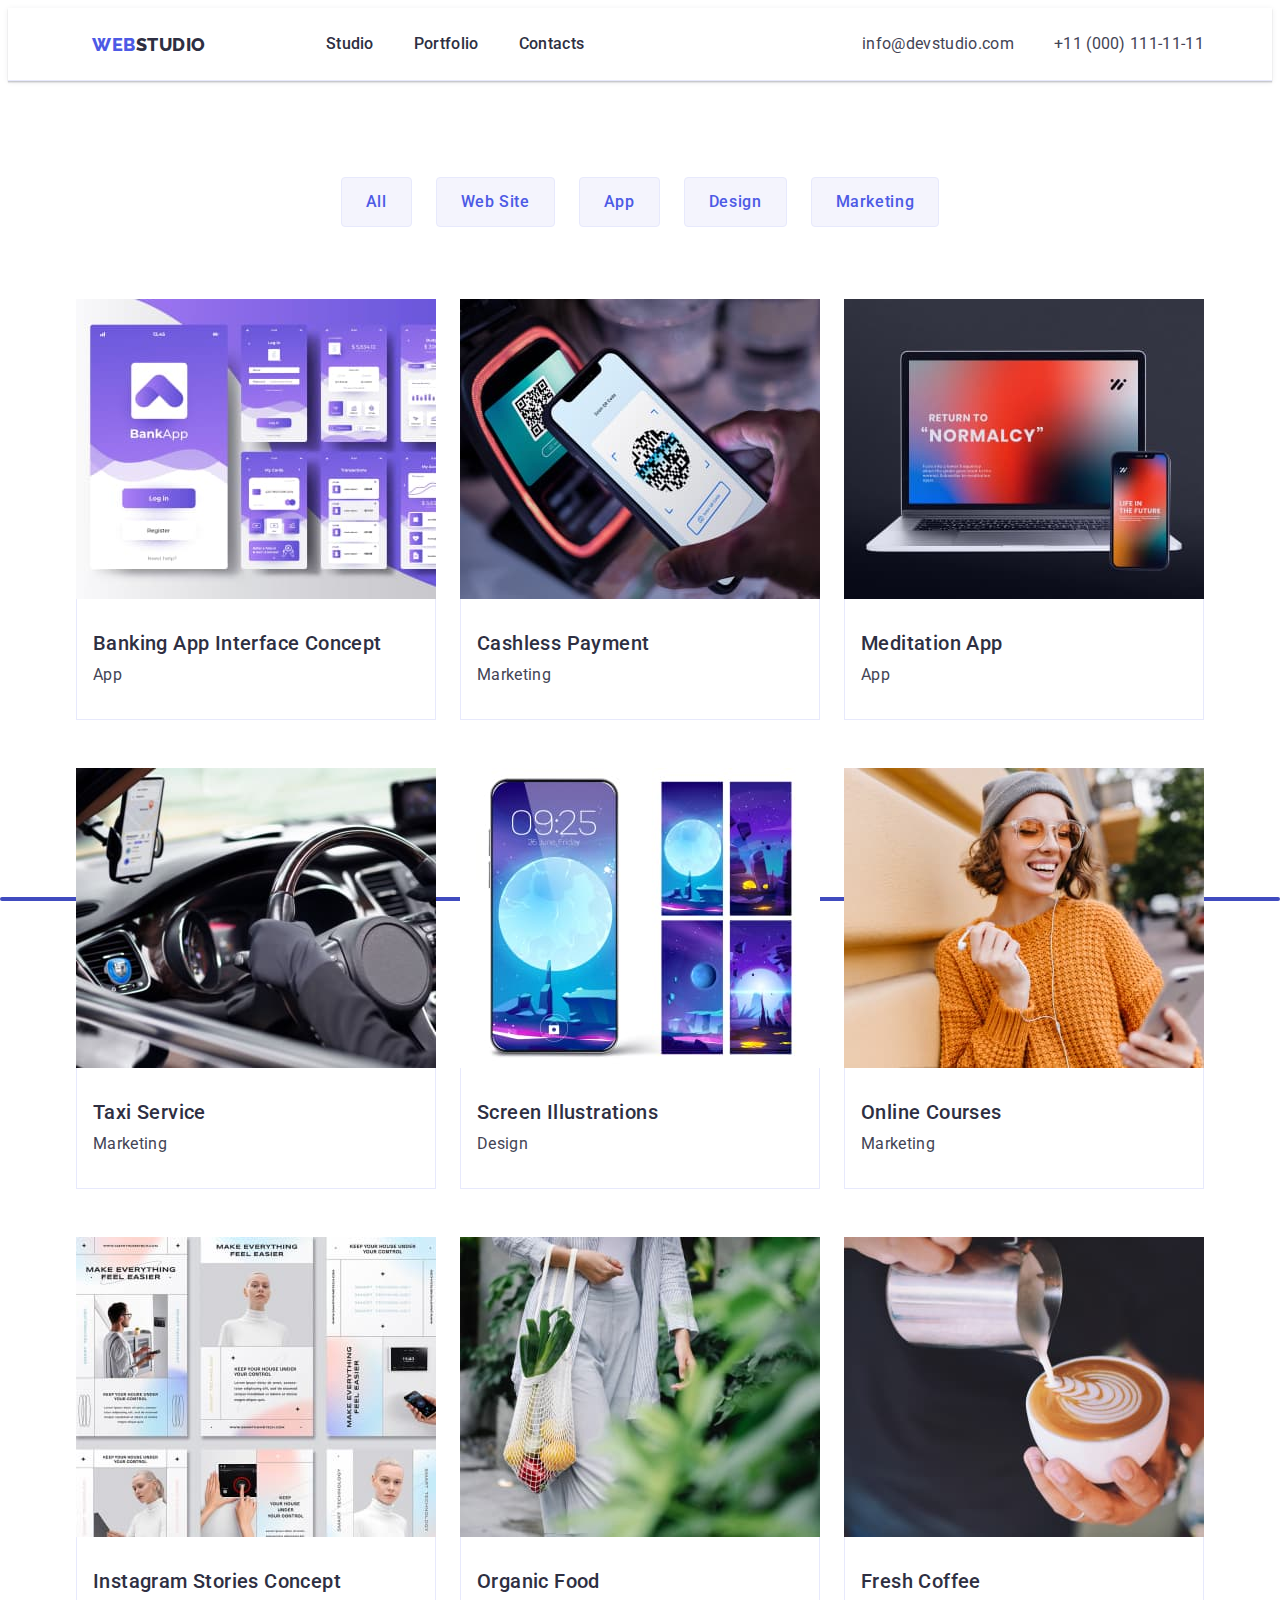
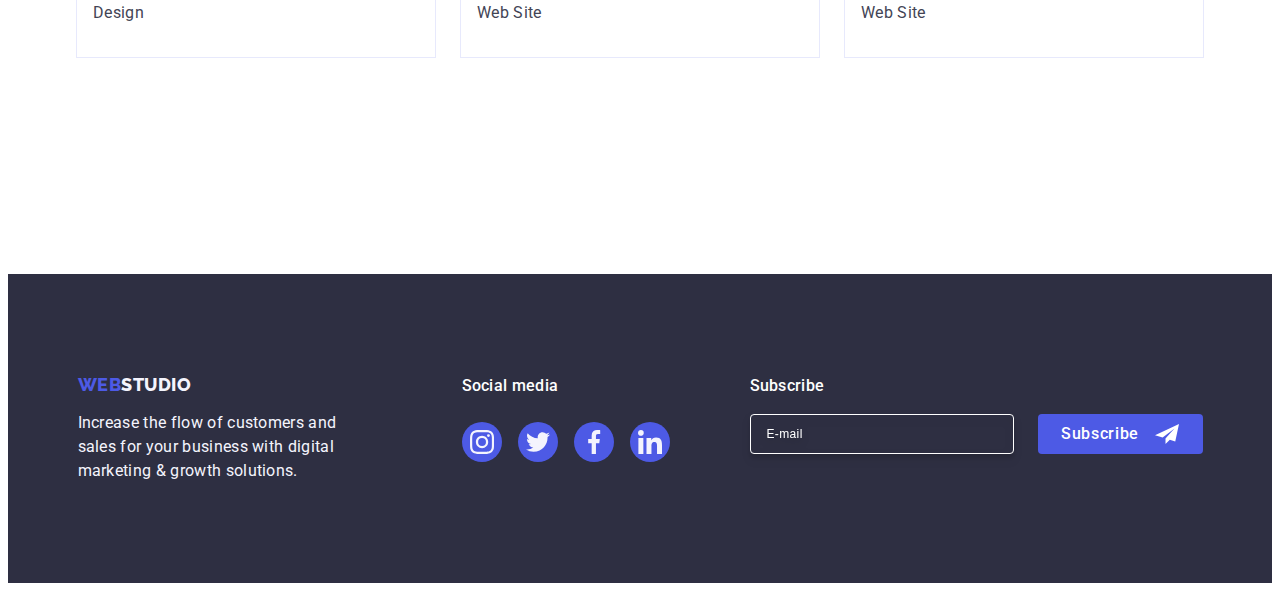
<file: portfolio.html>
<!DOCTYPE html>
<html lang="en">
  <head>
    <meta charset="UTF-8" />
    <meta http-equiv="X-UA-Compatible" content="IE=edge" />
    <meta
      name="viewport"
      content="width=
    , initial-scale=1.0"
    />
    <title>Portfolio</title>
    <link rel="preconnect" href="https://fonts.googleapis.com" />
    <link rel="preconnect" href="https://fonts.gstatic.com" crossorigin />
    <link
      href="https://fonts.googleapis.com/css2?family=Raleway:wght@800&family=Roboto:wght@400;500;700;900&display=swap"
      rel="stylesheet"
    />
    <link
      rel="stylesheet"
      href="https://cdnjs.cloudflare.com/ajax/libs/modern-normalize/1.1.0/modern-normalize.min.css"
      integrity="sha512-wpPYUAdjBVSE4KJnH1VR1HeZfpl1ub8YT/NKx4PuQ5NmX2tKuGu6U/JRp5y+Y8XG2tV+wKQpNHVUX03MfMFn9Q=="
      crossorigin="anonymous"
      referrerpolicy="no-referrer"
    />
    <link rel="stylesheet" href="./css/styles.css" />
  </head>
  <body>
    <!-- Header -->
    <header class="header">
      <div class="container">
        <nav class="header-nav">
          <a class="logo" href="index.html">Web<span class="logo-studio">Studio</span></a>
          <ul class="list">
            <li>
              <a class="header-link-menu link" href="index.html"> Studio</a>
            </li>
            <li>
              <a class="current header-link link" href="portfolio.html"> Portfolio</a>
            </li>
            <li>
              <a class="header-link link" href="index.html"> Contacts</a>
            </li>
          </ul>
        </nav>
        <!-- Contacts -->
        <address class="contacts">
          <ul class="list">
            <li>
              <a class="page-link link" href="mailto:info@devstudio.com">info@devstudio.com</a>
            </li>
            <li>
              <a class="page-link link" href="tel:+110001111111">+11 (000) 111-11-11</a>
            </li>
          </ul>
        </address>
      </div>
    </header>
    <main>
      <section class="portfolio-list">
        <div class="container">
          <h1 class="visually-hidden">portfolio</h1>
          <!-- Buttons -->
          <ul class="list-btn">
            <li class="portfolio-list-btn">
              <button type="button" class="btn-portfolio">All</button>
            </li>
            <li class="portfolio-list-btn">
              <button type="button" class="btn-portfolio">Web Site</button>
            </li>
            <li class="portfolio-list-btn">
              <button type="button" class="btn-portfolio">App</button>
            </li>
            <li class="portfolio-list-btn">
              <button type="button" class="btn-portfolio">Design</button>
            </li>
            <li class="portfolio-list-btn">
              <button type="button" class="btn-portfolio">Marketing</button>
            </li>
          </ul>
          <!-- Img-list -->
          <ul class="projects">
            <li class="projects-list">
              <a class="page-link link" href="portfolio.html">
                <div class="wrap-text">
                  <img
                    class="project-img"
                    src="./images/portfolio/section_1/img_1.jpg"
                    alt="Banking App Interface Concept"
                    width="360"
                  />
                  <p class="cover-text">
                    14 Stylish and User-Friendly App Design Concepts · Task Manager App · Calorie
                    Tracker App · Exotic Fruit Ecommerce App · Cloud Storage App
                  </p>
                </div>
                <div class="container-name">
                  <h2 class="title-make-portfolio">Banking App Interface Concept</h2>
                  <p class="text-features">App</p>
                </div>
              </a>
            </li>
            <li class="projects-list">
              <a class="page-link link" href="portfolio.html">
                <div class="wrap-text">
                  <img
                    class="project-img"
                    src="./images/portfolio/section_1/img_2.jpg"
                    alt="Cashless Payment"
                    width="360"
                  />
                  <p class="cover-text">
                    14 Stylish and User-Friendly App Design Concepts · Task Manager App · Calorie
                    Tracker App · Exotic Fruit Ecommerce App · Cloud Storage App
                  </p>
                </div>
                <div class="container-name">
                  <h2 class="title-make-portfolio">Cashless Payment</h2>
                  <p class="text-features">Marketing</p>
                </div>
              </a>
            </li>
            <li class="projects-list">
              <a class="page-link link" href="portfolio.html">
                <div class="wrap-text">
                  <img
                    class="project-img"
                    src="./images/portfolio/section_1/img_3.jpg"
                    alt="Meditaion App"
                    width="360"
                  />
                  <p class="cover-text">
                    14 Stylish and User-Friendly App Design Concepts · Task Manager App · Calorie
                    Tracker App · Exotic Fruit Ecommerce App · Cloud Storage App
                  </p>
                </div>
                <div class="container-name">
                  <h2 class="title-make-portfolio">Meditation App</h2>
                  <p class="text-features">App</p>
                </div>
              </a>
            </li>
            <li class="projects-list">
              <a class="page-link link" href="portfolio.html">
                <div class="wrap-text">
                  <img
                    class="project-img"
                    src="./images/portfolio/section_2/img_1.jpg"
                    alt="Taxi Service"
                    width="360"
                  />
                  <p class="cover-text">
                    14 Stylish and User-Friendly App Design Concepts · Task Manager App · Calorie
                    Tracker App · Exotic Fruit Ecommerce App · Cloud Storage App
                  </p>
                </div>
                <div class="container-name">
                  <h2 class="title-make-portfolio">Taxi Service</h2>
                  <p class="text-features">Marketing</p>
                </div>
              </a>
            </li>
            <li class="projects-list">
              <a class="page-link link" href="portfolio.html">
                <div class="wrap-text">
                  <img
                    class="project-img"
                    src="./images/portfolio/section_2/img_2.jpg"
                    alt="Screen Illustrations"
                    width="360"
                  />
                  <p class="cover-text">
                    14 Stylish and User-Friendly App Design Concepts · Task Manager App · Calorie
                    Tracker App · Exotic Fruit Ecommerce App · Cloud Storage App
                  </p>
                </div>
                <div class="container-name">
                  <h2 class="title-make-portfolio">Screen Illustrations</h2>
                  <p class="text-features">Design</p>
                </div>
              </a>
            </li>
            <li class="projects-list">
              <a class="page-link link" href="portfolio.html">
                <div class="wrap-text">
                  <img
                    class="project-img"
                    src="./images/portfolio/section_2/img_3.jpg"
                    alt="Online Courses"
                    width="360"
                  />
                  <p class="cover-text">
                    14 Stylish and User-Friendly App Design Concepts · Task Manager App · Calorie
                    Tracker App · Exotic Fruit Ecommerce App · Cloud Storage App
                  </p>
                </div>
                <div class="container-name">
                  <h2 class="title-make-portfolio">Online Courses</h2>
                  <p class="text-features">Marketing</p>
                </div>
              </a>
            </li>
            <li class="projects-list">
              <a class="page-link link" href="portfolio.html">
                <div class="wrap-text">
                  <img
                    class="project-img"
                    src="./images/portfolio/section_3/img_1.jpg"
                    alt="Instagram Stories Concept"
                    width="360"
                  />
                  <p class="cover-text">
                    14 Stylish and User-Friendly App Design Concepts · Task Manager App · Calorie
                    Tracker App · Exotic Fruit Ecommerce App · Cloud Storage App
                  </p>
                </div>
                <div class="container-name">
                  <h2 class="title-make-portfolio">Instagram Stories Concept</h2>
                  <p class="text-features">Design</p>
                </div>
              </a>
            </li>
            <li class="projects-list">
              <a class="page-link link" href="portfolio.html">
                <div class="wrap-text">
                  <img
                    class="project-img"
                    src="./images/portfolio/section_3/img_2.jpg"
                    alt="Organic Food"
                    width="360"
                  />
                  <p class="cover-text">
                    14 Stylish and User-Friendly App Design Concepts · Task Manager App · Calorie
                    Tracker App · Exotic Fruit Ecommerce App · Cloud Storage App
                  </p>
                </div>
                <div class="container-name">
                  <h2 class="title-make-portfolio">Organic Food</h2>
                  <p class="text-features">Web Site</p>
                </div>
              </a>
            </li>
            <li class="projects-list">
              <a class="page-link link" href="portfolio.html">
                <div class="wrap-text">
                  <img
                    class="project-img"
                    src="./images/portfolio/section_3/img_3.jpg"
                    alt="Fresh Coffee"
                    width="360"
                  />
                  <p class="cover-text">
                    14 Stylish and User-Friendly App Design Concepts · Task Manager App · Calorie
                    Tracker App · Exotic Fruit Ecommerce App · Cloud Storage App
                  </p>
                </div>
                <div class="container-name">
                  <h2 class="title-make-portfolio">Fresh Coffee</h2>
                  <p class="text-features">Web Site</p>
                </div>
              </a>
            </li>
          </ul>
        </div>
      </section>
    </main>
    <footer class="footer-info">
      <div class="footer-div container">
        <div class="footer-logo-text">
          <a class="footer-logo link" href="./index.html"
            >Web<span class="footer-link-logo-studio link">Studio</span></a
          >
          <p class="footer-text">
            Increase the flow of customers and sales for your business with digital marketing &
            growth solutions.
          </p>
        </div>
        <!-- Social Links -->
        <div class="footer-social-media">
          <p class="social-media-link">Social media</p>
          <ul class="footer-link-list list">
            <li class="social-link">
              <a class="social-link-icon" href="index.html">
                <svg class="footer-social-media" width="24" height="24">
                  <use href="./images/icons.svg#icon-instagram-2"></use>
                </svg>
              </a>
            </li>
            <li class="social-link">
              <a class="social-link-icon" href="index.html">
                <svg class="footer-social-media" width="24" height="24">
                  <use href="./images/icons.svg#icon-twitter-1"></use>
                </svg>
              </a>
            </li>
            <li class="social-link">
              <a class="social-link-icon" href="index.html">
                <svg class="footer-social-media" width="24" height="24">
                  <use href="/images/icons.svg#icon-facebook-1"></use>
                </svg>
              </a>
            </li>
            <li class="social-link">
              <a class="social-link-icon" href="index.html">
                <svg class="footer-social-media" width="24" height="24">
                  <use href="./images/icons.svg#icon-linkedin-1"></use>
                </svg>
              </a>
            </li>
          </ul>
        </div>

        <!-- Footer-input -->

        <div class="footer-bottom">
          <p class="footer-input-title">Subscribe</p>
          <form class="footer-form">
            <label class="footer-input-label">
              <input type="email" name="footer-mail" class="footer-input" placeholder="E-mail" />
            </label>
            <button type="submit" class="btn-input-footer">
              Subscribe
              <svg class="footer-btn-input" width="24" height="24">
                <use href="./images/icons.svg#icon-Frame-3"></use>
              </svg>
            </button>
          </form>
        </div>
      </div>
    </footer>
  </body>
</html>
</file>
<file: css/styles.css>
:root {
  --iris: #4d5ae5;
  --ocean: #404bbf;
  --navyblue: #2e2f42;
  --green: #31d0aa;
  --slate: #434455;
  --lightslate: #8e8f99;
  --cornflower: #e7e9fc;
  --cloud: #f4f4fd;
  --white: #fff;
  --modal-background: #FCFCFC;
  --navyblue-modal: rgba(46, 47, 66, 0.4);
  --weight400: 400;
  --weight500: 500;
  --weight700: 700;
  --weight800: 800;
}

body {
  font-family: 'Roboto', sans-serif;
  color: #434455;
  background-color: #FFFFFF;
}

h1,
h2,
h3,
h4,
h5,
h6,
p {
  margin: 0;
  padding: 0;
}

ul {
  margin: 0;
  padding-left: 0;
}

img {
  display: block;
  width: 100%;
}

.container {

  margin: 0 auto;
  padding: 0 15px;
}

@media screen and (min-width:428px) {
  .container {
    width: 428px;
  }
}

@media screen and (min-width:768px) {
  .container {
    width: 768px;
  }
}

@media screen and (min-width:1158px) {
  .container {
    width: 1158px;
  }

}

.link {
  text-decoration: none;
  font-style: normal;
  margin: 0;
}


.list {
  list-style: none;
  margin: 0;
  padding: 0;
}


*,
*::before,
*::after {
  box-sizing: border-box;
}

button {
  font-family: inherit;
  color: currentColor;
}

.visually-hidden {
  position: absolute;
  width: 1px;
  height: 1px;
  margin: -1px;
  border: 0;
  padding: 0;
  white-space: nowrap;
  clip-path: inset(100%);
  clip: rect(0 0 0 0);
  overflow: hidden;
}

/* Studio */
body {
  font-family: "Roboto", sans-serif;
  color: var(--basecolor);
  background-color: var(--white);
}

ul {
  list-style-type: none;
}

.header .container {
  display: flex;
  justify-content: space-between;
}

/* Header */
/* .header {
  background: var(--white, #fff);
  border-bottom: 1px solid #e7e9fc;
  box-shadow: 0px 2px 1px rgba(46, 47, 66, 0.08),
    0px 1px 1px rgba(46, 47, 66, 0.16), 0px 1px 6px rgba(46, 47, 66, 0.08);

} */

/* .header-nav {
  display: flex;
  align-items: center;

} */

.header-nav .list {
  display: none;
  gap: 40px;

}


address .list {
  display: flex;
  gap: 40px;
}

.logo {
  color: var(--iris);
  font-family: Raleway, sans-serif;
  font-size: 18px;
  font-weight: var(--weight800);
  line-height: 1.17;
  letter-spacing: 0.54px;
  text-transform: uppercase;
  text-decoration: none;
  margin: 25px 0 23px 16px;
  display: flex;
}

.logo-studio {
  color: var(--navyblue);

}

.footer-link-logo-studio {
  color: var(--cloud);
}

.list {
  list-style: none;
}

.header-link {
  color: var(--navyblue, #2E2F42);
  font-size: 16px;
  font-weight: 500;
  line-height: 24px;
  letter-spacing: 0.32px;
}

.header-link-contacts {
  color: var(--slate, #434455);
  font-size: 12px;
  font-weight: 400;
  line-height: 14px;
  letter-spacing: 0.48px;

}

.current::after {
  content: '';
  position: absolute;
  left: 0;
  bottom: -1px;
  height: 4px;
  background-color: #404bbf;
  border-radius: 2px;
  width: 100%;
}

.current-studio::after {
  content: '';
  position: absolute;
  left: 0;
  bottom: -1px;
  height: 4px;
  background-color: #404bbf;
  border-radius: 2px;
  width: 100%;
}

.header-link-menu {
  font-family: Roboto;
  font-size: 16px;
  font-style: normal;
  font-weight: 500;
  line-height: 24px;
  letter-spacing: 0.32px;
  position: relative;
  color: var(--navyblue, #2E2F42);
  transition: color 250ms cubic-bezier(0.4, 0, 0.2, 1);
  padding: 24px 0;
  margin-left: 120px;
}



.link {
  text-decoration: none;
}

.contacts .link {
  color: var(--slate);

}

.link:hover,
.link:focus {
  color: var(--ocean);
}

.contacts .list .link {
  font-weight: 400;
  transition: color 250ms cubic-bezier(0.4, 0, 0.2, 1);
}

.contacts {
  color: var(--slate);
  font-size: 16px;
  line-height: 1.5;
  letter-spacing: 0.32px;
  font-style: normal;
  display: none;
  align-content: flex-start;
  flex-shrink: 0;
  padding: 24px 0;
}

.mob-div {
  border: none;
}

.menu-open-btn {
  border: none;
  margin: 24px 16px;
  min-height: 24px;
  min-width: 24px;
  display: flex;
  align-items: center;
  justify-content: center;
  border-radius: 50%;
  background-color: var(--accent);
  border: 1px solid rgba(0, 0, 0, 0.1);
  margin: 0;
  padding: 0;
  background-color: transparent;
  cursor: pointer;
  border: none;
  border-radius: 50%;
  outline: none;
}

.menu-close-btn {
  border: none;
  display: flex;
  margin-left: auto;

  border-radius: 50%;
  background-color: var(--accent);
  border: 1px solid rgba(0, 0, 0, 0.1);


  background-color: transparent;
  cursor: pointer;
  border: none;
  border-radius: 50%;
  outline: none;


}

.btn-svg-open {
  width: 32px;
  height: 22px;
  stroke: #2E2F42;
  fill: transparent;
}

.btn-svg-close {
  width: 8px;
  height: 8px;
}

.mob-menu {
  display: flex;
  flex-direction: column;
  min-width: 320px;

  padding: 24px 24px 40px 40px;
}

.mob-menu {
  display: flex;
  flex-direction: column;
  position: fixed;
  top: 0;
  right: 0;
  width: 100%;
  height: 100%;
  background-color: var(--white);
  z-index: 999;

  transform: translateX(100%);
  transition: transform 250ms ease-in-out;
  display: flex;
  flex-direction: column;
  outline: 2px solid tomato;
  outline-offset: -2px;
}

.mob-menu.is-open {
  transform: translateX(0);
}

.btn-svg-close {
  margin-bottom: 32px;
}


.mob-studio-link {
  color: var(--ocean, #404BBF);
  font-family: Roboto;
  font-size: 36px;
  font-style: normal;
  font-weight: 700;
  line-height: 40px;
  letter-spacing: 0.72px;
  text-transform: capitalize;
  display: flex;
  margin-bottom: 40px;
}




.mob-portfolio-link {
  color: var(--navyblue, #2E2F42);
  font-size: 36px;
  font-weight: 700;
  line-height: 40px;
  letter-spacing: 0.72px;
  text-transform: capitalize;
  display: flex;
  margin-bottom: 40px;
}

.mob-contact-link {
  color: var(--navyblue, #2E2F42);
  font-size: 36px;
  font-weight: 700;
  line-height: 40px;
  letter-spacing: 0.72px;
  text-transform: capitalize;
  display: flex;
  margin-bottom: 40px;
}



.mob-contacts {
  margin-left: 15px;
  margin-top: 100%;
}

.mobile-menu-contacts {
  display: flex;
  flex-direction: column;
}

.mob-tel-link {
  color: var(--iris, #4D5AE5);
  font-family: Roboto;
  font-size: 36px;
  font-style: normal;
  font-weight: 700;
  line-height: 40px;
  letter-spacing: 0.72px;
  text-transform: capitalize;
  margin-bottom: 40px;

}

.mob-mail-link {
  color: var(--slate, #434455);

  font-family: Roboto;
  font-size: 20px;
  font-style: normal;
  font-weight: 500;
  line-height: 24px;

  letter-spacing: 0.4px;
}


.mob-contacts-link {
  color: var(--slate, #434455);
  font-family: Roboto;
  font-size: 20px;
  font-weight: 500;
  line-height: 24px;
  letter-spacing: 0.4px;
}


.mob-social-team-list {
  display: flex;
  gap: 25px;
  margin-top: 48px;
  justify-content: center;
}

@media screen and (min-width: 340px) and (max-width: 428px) {
  .mob-social-team-list {
    gap: 56px
  }
}

@media screen and (min-width:768px) {

  .menu-open-btn {
    display: none;
  }

  .mob-div {
    display: none;
  }

  .mob-contacts {
    display: none;
  }

  .header-nav {
    display: flex;
    align-items: center;

  }

  .contacts {
    display: flex;

  }

  .header-nav .list {
    display: flex;
    gap: 40px;

  }

  .contacts-list {
    text-align: center;
    padding: 0;
    list-style: none;
  }

  .header-link-contacts {
    font-size: 16px;
    margin-bottom: 12px;

    padding: 24px 0;
    position: relative;
  }
}

@media screen and (min-width:1158px) {
  .header {

    background: var(--white, #fff);
    border-bottom: 1px solid #e7e9fc;
    box-shadow: 0px 2px 1px rgba(46, 47, 66, 0.08),
      0px 1px 1px rgba(46, 47, 66, 0.16), 0px 1px 6px rgba(46, 47, 66, 0.08);
  }

  .header-link-contacts {
    font-size: 16px;
  }

  .contacts-list {
    display: flex;
    gap: 40px;

  }

  .text-solution {

    font-size: 56px;
    line-height: 1.07;
    letter-spacing: 1.12px;
    max-width: 496px;
    width: 496px;
    margin: 0 auto;
    margin-bottom: 48px;
  }

}



.section-solution {
  background-color: var(--navyblue);
  max-width: 1158px;
  height: 432px;
  display: flex;
  flex-shrink: 0;
  text-align: center;
  justify-content: center;
  padding: 112px 0;
  background-image: linear-gradient(rgba(46, 47, 66, 0.7),
      rgba(46, 47, 66, 0.7)),
    url(../images/hero-bg.jpg);
  background-repeat: no-repeat;
  background-position: center;
  background-size: cover;
  margin: 0 auto;
}

/* Mobile-hero */
@media (min-device-pixel-ratio: 2),
(min-resolution: 192dpi),
(min-resolution: 2dppx) {
  .section-solution {
    background-image: linear-gradient(rgba(46, 47, 66, 0.7),
        rgba(46, 47, 66, 0.7)),
      url(../images/hero/Dark-bg-mobile1x.jpg);
  }
}

@media (min-device-pixel-ratio: 2),
(min-resolution: 192dpi),
(min-resolution: 2dppx) {
  .section-solution {
    background-image: linear-gradient(rgba(46, 47, 66, 0.7),
        rgba(46, 47, 66, 0.7)),
      url(../images/hero/Dark-bg-mobile2x.jpg);
  }
}

/* Tablet-hero */
@media screen and (min-width:768px) {

  @media (min-device-pixel-ratio: 2),
  (min-resolution: 192dpi),
  (min-resolution: 2dppx) {
    .section-solution {
      background-image: linear-gradient(rgba(46, 47, 66, 0.7),
          rgba(46, 47, 66, 0.7)),
        url(../images/hero/Dark-bg-tablet1x.jpg);
    }
  }

  @media (min-device-pixel-ratio: 2),
  (min-resolution: 192dpi),
  (min-resolution: 2dppx) {
    .section-solution {
      background-image: linear-gradient(rgba(46, 47, 66, 0.7),
          rgba(46, 47, 66, 0.7)),
        url(../images/hero/Dark-bg-tablet2x.jpg);
    }
  }
}

/* Desktop-hero */
@media screen and (min-width:1158px) {

  @media (min-device-pixel-ratio: 2),
  (min-resolution: 192dpi),
  (min-resolution: 2dppx) {
    .section-solution {
      background-image: linear-gradient(rgba(46, 47, 66, 0.7),
          rgba(46, 47, 66, 0.7)),
        url(../images/hero/people-office-desktop1x.jpg);
    }
  }

  @media (min-device-pixel-ratio: 2),
  (min-resolution: 192dpi),
  (min-resolution: 2dppx) {
    .section-solution {
      background-image: linear-gradient(rgba(46, 47, 66, 0.7),
          rgba(46, 47, 66, 0.7)),
        url(../images/hero/people-office-desktop2x.jpg);
    }
  }
}


.text-solution {
  /* 
  font-size: 56px;
  line-height: 1.07;
  letter-spacing: 1.12px;
  max-width: 496px;
  width: 496px;
  margin: 0 auto;
  margin-bottom: 48px; */
  color: var(--white, #FFF);
  text-align: center;
  font-size: 36px;
  font-style: normal;
  font-weight: 700;
  line-height: 40px;
  letter-spacing: 0.72px;
  text-transform: capitalize;
  margin: 0 auto;
  max-width: 320px;

}

.button-service {
  font-family: "Roboto", sans-serif;
  color: var(--white);
  font-size: 16px;
  font-weight: var(--weight500);
  line-height: 1.5;
  letter-spacing: 0.64px;
  background: var(--iris);
  cursor: pointer;
  min-width: 169px;
  height: 56px;
  border: none;
  display: block;
  margin: 0 auto;
  padding: 16px 32px;
  border-radius: 4px;
  box-shadow: 0px 4px 4px 0px rgba(0, 0, 0, 0.15);
  transition: background-color 250ms cubic-bezier(0.4, 0, 0.2, 1);
  margin-top: 72px;
}

.button-service:hover,
.button-service:focus {
  background-color: var(--ocean);
}



.section-benefits {
  padding-top: 96px;
  padding-bottom: 96px;
}

.section-benefits .list {
  gap: 24px;
  /* margin: 0; */

}

.section-benefits-list:not(:last-child) {
  margin-bottom: 72px;
}

.section-benefits-list {
  flex-basis: calc((100% - 3 * 24px) / 4);

}





.decor-icon {
  width: 100%;
  height: 112px;

  align-items: center;
  justify-content: center;
  border-radius: 4px;
  background: var(--cloud);
  margin-bottom: 8px;
  display: none;
}

.title-features {
  /* color: var(--navyblue);
  font-size: 20px;
  font-weight: var(--weight500);
  line-height: 1.2;
  letter-spacing: 0.4px;
  margin-bottom: 8px; */
  color: var(--navyblue, #2E2F42);
  text-align: center;
  font-family: Roboto;
  font-size: 36px;
  font-style: normal;
  font-weight: 700;
  line-height: 40px;
  letter-spacing: 0.72px;
  text-transform: capitalize;
  margin-bottom: 8px;
}

.text-features {
  /* color: var(--slate);
  font-size: 16px;
  line-height: 1.5;
  letter-spacing: 0.32px;
  text-align: left; */
  color: var(--slate, #434455);
  font-family: Roboto;
  font-size: 16px;
  font-style: normal;
  font-weight: 500;
  line-height: 24px;
  letter-spacing: 0.32px;
  margin: 0;

}


@media screen and (min-width:768px) {

  .benefits-list {
    display: flex;
    flex-wrap: wrap;
    column-gap: 24px;
    row-gap: 72px;
  }

  .section-benefits-list {
    flex-basis: calc((100% - 24px) / 2);

  }

  .title-features {
    text-align: left;

  }

  .text-features {
    width: 356px;
  }
}

@media screen and (min-width: 1158px) {
  .benefits-list {
    display: flex;
    flex-wrap: nowrap;
    justify-content: space-between;
    gap: 24px;
  }

  .decor-icon {
    display: flex;
  }

  .title-features {
    color: var(--navyblue, #2E2F42);
    font-family: Roboto;
    font-size: 20px;
    font-style: normal;
    font-weight: 500;
    line-height: 24px;
    letter-spacing: 0.4px;
    margin: 8px 0;
  }

  .text-features {
    color: var(--slate);
    font-size: 16px;
    line-height: 1.5;
    letter-spacing: 0.32px;
    text-align: left;
    font-weight: 400;
    margin: 0;
    width: 264px;
  }

  .section-benefits-list {
    width: calc((100% - 3 * 24px) / 4);
  }
}

.section-doing {
  padding-bottom: 120px;
  display: none;
}

.section-doing .list {
  display: flex;
  gap: 24px;
  margin: 0;
}

.title-make {
  color: var(--navyblue);
  font-size: 36px;
  font-weight: var(--weight500);
  line-height: 1.11;
  letter-spacing: 0.72px;
  text-transform: capitalize;
  margin-bottom: 72px;
  text-align: center;
}

.section-doing-img {
  flex-basis: calc((100% - 48px) / 3);
}

@media screen and (min-width: 1158px) {
  .section-doing {
    display: flex;
  }
}

.section-team {
  padding: 96px 0;
  background-color: var(--cloud);
}

.section-team .container {
  /*max-width: 1440px;
  width: 1158px;*/
  flex-shrink: 0;
  text-align: center;
  flex-direction: column;
}

/* .section-team .list {
  display: flex;
  gap: 24px;
} */


.title-team {
  color: var(--navyblue);
  font-size: 36px;
  line-height: 1.11;
  text-align: center;
  letter-spacing: 0.72px;
  text-transform: capitalize;
  margin-bottom: 72px;
}

.section-team-list {
  background-color: #ffffff;
  display: inline-flex;
  padding-bottom: 0px;
  flex-direction: column;
  justify-content: center;
  align-items: center;
  text-align: center;
  border-radius: 0px 0px 4px 4px;
  flex-basis: calc((100% - 72px) / 4);
  box-shadow: 0px 2px 1px 0px rgba(46, 47, 66, 0.08),
    0px 1px 1px 0px rgba(46, 47, 66, 0.16),
    0px 1px 6px 0px rgba(46, 47, 66, 0.08);

}

.section-team-list:not(:last-child) {
  margin-bottom: 72px;
}

/*  Mobile Team img*/
@media (min-device-pixel-ratio: 2),
(min-resolution: 192dpi),
(min-resolution: 2dppx) {
  .section-solution {
    background-image: linear-gradient (rgba(17, 17, 17 0.4),
        rgba(17, 17, 17 0.4)),
      url(/images/Team/mob-camila1x.jpg);
  }
}

@media (min-device-pixel-ratio: 2),
(min-resolution: 192dpi),
(min-resolution: 2dppx) {
  .section-solution {
    background-image: linear-gradient (rgba(17, 17, 17 0.4),
        rgba(17, 17, 17 0.4)),
      url(/images/Team/mob-camila2x.jpg);
  }
}

@media (min-device-pixel-ratio: 2),
(min-resolution: 192dpi),
(min-resolution: 2dppx) {
  .section-solution {
    background-image: linear-gradient (rgba(17, 17, 17 0.4),
        rgba(17, 17, 17 0.4)),
      url(/images/Team/mob-daniel1x.jpg);
  }
}

@media (min-device-pixel-ratio: 2),
(min-resolution: 192dpi),
(min-resolution: 2dppx) {
  .section-solution {
    background-image: linear-gradient (rgba(17, 17, 17 0.4),
        rgba(17, 17, 17 0.4)),
      url(/images/Team/mob-daniel2x.jpg);
  }
}

@media (min-device-pixel-ratio: 2),
(min-resolution: 192dpi),
(min-resolution: 2dppx) {
  .section-solution {
    background-image: linear-gradient (rgba(17, 17, 17 0.4),
        rgba(17, 17, 17 0.4)),
      url(/images/Team/mob-tom1x.jpg);
  }
}

@media (min-device-pixel-ratio: 2),
(min-resolution: 192dpi),
(min-resolution: 2dppx) {
  .section-solution {
    background-image: linear-gradient (rgba(17, 17, 17 0.4),
        rgba(17, 17, 17 0.4)),
      url(/images/Team/mob-tom2x.jpg);
  }
}

@media (min-device-pixel-ratio: 2),
(min-resolution: 192dpi),
(min-resolution: 2dppx) {
  .section-solution {
    background-image: linear-gradient (rgba(17, 17, 17 0.4),
        rgba(17, 17, 17 0.4)),
      url(/images/Team/mob-mark1x.jpg);
  }
}

@media (min-device-pixel-ratio: 2),
(min-resolution: 192dpi),
(min-resolution: 2dppx) {
  .section-solution {
    background-image: linear-gradient (rgba(17, 17, 17 0.4),
        rgba(17, 17, 17 0.4)),
      url(/images/Team/mob-mark1x.jpg);
  }
}






.team-list-card {
  padding: 32px 0;

}

.name-card {
  color: var(--navyblue);
  font-weight: var(--weight500);
  font-size: 20px;
  line-height: 1.2;
  letter-spacing: 0.4px;
  text-align: center;
  margin-bottom: 8px;
}

.prof-card {
  color: var(--slate);
  font-size: 16px;
  line-height: 1.5;
  letter-spacing: 0.32px;
  text-align: center;
}

.social-team-list {
  display: flex;
  gap: 24px;

  justify-content: center;
}



.social-link-icon {
  width: 40px;
  height: 40px;
  display: flex;
  align-items: center;
  justify-content: center;
  border-radius: 50%;
  background-color: var(--iris);
  transition: background-color 250ms cubic-bezier(0.4, 0, 0.2, 1);
  margin-top: 8px;
}

.section-team .social-link-icon:hover,
.section-team .social-link-icon:focus {
  background-color: var(--ocean);
}



@media screen and (min-width: 768px) {
  .section-team-list {
    margin-right: 24px;
    margin-bottom: 64px;
  }
}

@media screen and (min-width: 1158px) {
  .section-team-list {
    flex-basis: calc((100% - 72px) / 4);
  }

  .section-team .list {
    display: flex;
    gap: 24px;
  }
}

.section-customers .container {
  max-width: 1440px;
  /* width: 1128px; */
  width: 100%;
  text-align: center;
}

.section-customers {
  padding-top: 96px;
  background-color: var(--white);
}

.title-customers {
  color: var(--navyblue);
  text-align: center;
  font-family: Roboto;
  font-size: 36px;
  line-height: 1.11;
  letter-spacing: 0.72px;
  margin-bottom: 72px;
}

.section-customers .list {
  display: flex;
  gap: 72px 16px;
  flex-wrap: wrap;
  justify-content: center;
}

.customers-icon-list {
  /* display: inline-flex;
  justify-content: center;
  align-items: center;
  flex-basis: calc((100% - 120px) / 6); */
  flex-basis: calc((100% - 24px) / 2);

}

.customers-icon-link {
  width: 168px;
  height: 88px;
  color: var(--lightslate);
  border-radius: 4px;
  border: 1px solid var(--lightslate);
  display: flex;
  align-items: center;
  justify-content: center;
  transition: border-color 250ms cubic-bezier(0.4, 0, 0.2, 1),
    color 250ms cubic-bezier(0.4, 0, 0.2, 1);
}





.customer-icon {
  fill: currentColor;
}


.customers-icon-link:hover .customer-icon,
.customers-icon-link:focus .customer-icon {
  fill: var(--ocean);
  color: var(--ocean);
  border-color: var(--ocean);
}

.customers-icon-link:hover,
.customers-icon-link:focus {
  fill: var(--ocean);
  color: var(--ocean);
  border-color: var(--ocean);
}


.customer-icon {
  fill: var(--lightslate);
}

@media screen and (min-width: 768px) {
  .section-customers .list {
    flex-wrap: wrap;
    justify-content: space-between;
  }

  .customers-icon-list {
    flex-basis: calc((33.33% - 24px));
    margin-bottom: 24px;
  }

  .section-customers .list:nth-child(n + 4) {
    flex-basis: calc((50% - 24px));
    margin-right: 24px;
    margin-bottom: 24px;
  }
}

@media screen and (min-width: 1158px) {
  .customers-icon-list {
    display: inline-flex;
    justify-content: center;
    align-items: center;
    flex-basis: calc((100% - 120px) / 6);
  }

  .section-customers .container {
    width: 1158px;
  }
}

/* Footer */

.footer-link-list {
  justify-content: center;
  align-items: center;
  display: flex;
  gap: 16px;
}

.team-social-icon {
  fill: white;
}

.footer-bottom {
  text-align: center;
  margin: 0 auto;
}

.footer-logo-text {
  margin: 0 auto;
  max-width: 268px;
}

@media screen and (max-width: 1157px) {
  .footer-bottom {
    margin: 0;
  }
}

@media screen and (min-width: 1158px) {
  .footer-bottom {
    margin-left: 80px;
    text-align: left;
  }
}

.footer-social-media {
  margin: 0 auto;
  color: var(--white);
  font-size: 16px;
  font-weight: 500;
  line-height: 1.5em;
  letter-spacing: 0.02em;

  fill: var(--cloud);
  text-align: center;
}

@media screen and (min-width: 768px) and (max-width: 1157px) {
  .footer-social-media {
    margin: 0;
    display: inline-block;
    text-align: left;
  }
}

@media screen and (min-width: 468px) and (max-width: 768px) {
  .footer-div {

    display: flex;
    flex-wrap: wrap;
    flex-direction: row;
    justify-content: space-between;
    margin: 0 auto;
  }
}

@media screen and (min-width: 1158px) {
  .footer-social-media {
    margin: 0;
    text-align: left;
  }
}

@media screen and (min-width: 320px) {
  .footer-div {
    display: flex;
    flex-wrap: wrap;
    flex-direction: column;
    gap: 72px 24px;
    justify-content: center;
    margin: 0 auto;
  }
}

@media screen and (min-width: 768px) and (max-width: 1157px) {
  .footer-div {
    max-width: 584px;
    display: flex;
    flex-direction: row;
    flex-wrap: wrap;
    gap: 72px;
    justify-content: start;
    margin: 0 auto;
  }

  .footer-link-list {
    margin: 0;
    justify-content: start;
  }

  .footer-logo-text {
    margin: 0 auto;
  }

}


@media screen and (min-width: 1158px) {
  .footer-div {
    display: flex;
    flex-direction: row;
    flex-wrap: nowrap;
    align-items: baseline;
    padding: 0 15px;
    margin: 0 auto;
    gap: 0;
  }
}



@media screen and (min-width: 768px) and (max-width: 1158px) {
  .footer-logo-text {
    margin: 0;
    max-width: 268px;
  }
}

@media screen and (min-width: 1158px) {
  .footer-logo-text {
    margin-right: 120px;
  }
}

.footer-info {
  background: var(--navyblue);
  padding-top: 100px;
  padding-bottom: 100px;
  margin-top: 96px;
}

.footer-text {
  color: var(--cloud);
  font-size: 16px;
  font-weight: 400;
  line-height: 24px;
  letter-spacing: 0.02em;
  width: 264px;
  margin: 0;
}

.social-link {
  width: 40px;
  height: 40px;
  transition: var(--iris) 250ms cubic-bezier(0.4, 0, 0.2, 1);
}

.social-media-link {
  margin: 0;
  margin-bottom: 16px;
}

.social-link-icon {
  display: flex;
  width: 100%;
  height: 100%;
  justify-content: center;
  align-items: center;
  background-color: var(--iris);
  border-radius: 50%;

  transition-property: background-color;
  transition-duration: 250ms;
  transition-timing-function: cubic-bezier(0.4, 0, 0.2, 1);
}

.social-link-icon:hover,
.social-link-icon:focus {
  background-color: var(--green);
}

.social-link {
  fill: var(--iris);
}

.footer-link-logo-studio {
  color: var(--cloud);
  font-family: 'Raleway', sans-serif;
  font-size: 18px;
  font-weight: 800;
  line-height: 1.1666;
  letter-spacing: 0.54px;
  text-transform: uppercase;
}

.footer-logo {
  color: var(--iris);
  font-size: 18px;
  text-transform: uppercase;
  font-family: 'Raleway', sans-serif;
  font-weight: 800;
  line-height: 1.17;
  letter-spacing: 0.03em;
  margin-bottom: 16px;
  margin-right: auto;
  margin-left: auto;
  display: block;
  text-align: center;
}



@media screen and (min-width: 1158px) {
  .footer-logo {
    display: inline-block;
  }
}


.footer-form {
  position: relative;

  gap: 24px;
  flex-direction: column;
  align-items: center;
}



@media screen and (min-width: 1158px) {
  .footer-form {

    flex-direction: row;
    display: flex;
    gap: 24px;
  }
}

.subscribe-area {
  display: flex;
}

.subscribe-link {
  display: block;
  color: var(--white);
  text-align: center;
  font-size: 16px;
  font-weight: 500;
  line-height: 1.5em;
  letter-spacing: 0.04em;

  padding: 8px 24px;
  width: 165px;
  height: 40px;
}

.send-btn {
  display: flex;
  align-items: baseline;
  background-color: var(--iris);
}

.send {
  display: flex;
}

.footer-input-title {
  display: block;
  color: var(--white);
  font-size: 16px;
  font-weight: 500;
  line-height: 1.5em;
  letter-spacing: 0.02em;
  margin: 0;
  margin-bottom: 16px;
}





.footer-input {
  font-size: 12px;
  line-height: 1.5em;
  letter-spacing: 0.04em;
  padding-left: 16px;
  filter: drop-shadow(0px 4px 4px rgba(0, 0, 0, 0.15));
  width: 100%;
  height: 40px;
  flex-shrink: 0;
  border-radius: 4px;
  border: 1px solid var(--white);
  box-shadow: 0px 4px 4px 0px rgba(0, 0, 0, 0.15);
  background-color: transparent;
  outline: transparent;
  color: #ffffff;
}

.footer-input::placeholder {
  margin: 0;
  font-size: 12px;
  line-height: 1.5em;
  letter-spacing: 0.03em;
  color: #ffffff;
}



.btn-div-footer {
  margin-top: 16px;
  display: flex;
  align-items: center;
  justify-content: center;
}

.btn-input-footer {
  display: flex;
  justify-content: center;
  align-items: center;
  width: 165px;
  height: 40px;
  border-radius: 4px;
  background: var(--iris);
  color: var(--white, #FFF);
  text-align: center;
  font-size: 16px;
  font-weight: 500;
  line-height: 1.5em;
  letter-spacing: 0.04em;
  outline: transparent;
  border-style: none;
  padding: 8px 64px 8px 24px;
  min-width: 165px;
  cursor: pointer;
  position: relative;
  margin: 0 auto;
}


.footer-btn-input {
  fill: var(--white);
  position: absolute;
  bottom: 8px;
  right: 24px;
  margin-left: 16px;
}

@media screen and (min-width: 768px) {
  .footer-input-title {
    display: flex;
    gap: 24px;
    margin-bottom: 16px;
    text-align: left;
  }
}

@media screen and (min-width: 768px) {




  .footer-logo {
    text-align: left;
  }

  .footer-form {
    display: flex;
    flex-direction: row;
    gap: 24px;
    align-self: flex-start;
  }

  .footer-input-label {
    width: 100%;
  }

  .footer-input {
    width: 264px;
  }


}

/* Portfolio */
.portfolio-list {
  padding: 96px 0 120px 0;
}

.portfolio-list .container .list-btn {
  display: flex;
  justify-content: center;
  gap: 24px;
  margin-bottom: 72px;
}

.btn-portfolio {
  font-family: "Roboto", sans-serif;
  color: var(--iris);
  text-align: center;
  font-size: 16px;
  font-weight: var(--weight500);
  line-height: 1.5;
  letter-spacing: 0.64px;
  background: var(--cloud);
  cursor: pointer;
  padding: 12px 24px;
  border: 1px solid #e7e9fc;
  border-radius: 4px;
  transition: color 250ms cubic-bezier(0.4, 0, 0.2, 1),
    background-color 250ms cubic-bezier(0.4, 0, 0.2, 1),
    border-color 250ms cubic-bezier(0.4, 0, 0.2, 1),
    box-shadow 250ms cubic-bezier(0.4, 0, 0.2, 1);
}

.btn-portfolio:hover,
.btn-portfolio:focus {
  color: #ffffff;
  background: var(--ocean);
  border: 1px solid transparent;
  box-shadow: 0px 2px 2px 0px rgba(0, 0, 0, 0.12),
    0px 2px 1px 0px rgba(0, 0, 0, 0.08), 0px 3px 1px 0px rgba(0, 0, 0, 0.1);
}

.portfolio-list .container .projects {
  display: flex;
  align-items: flex-start;
  flex-wrap: wrap;
  row-gap: 48px;
  column-gap: 24px;
  text-align: left;
  background: var(--white, #fff);
}

.container-name {
  padding: 32px 16px;
  border: 1px solid #e7e9fc;
  border-top: none;
}

.portfolio-list .header-link {
  display: block;
  transition: box-shadow 250ms cubic-bezier(0.4, 0, 0.2, 1);
}

.projects-list {
  background: var(--white, #fff);
  width: calc((100% - 48px) / 3);
  transition: box-shadow 250ms cubic-bezier(0.4, 0, 0.2, 1);
}

.portfolio-list .header-link {
  padding: 0;
}

.portfolio-list .header-link:focus,
.portfolio-list .header-link:hover {
  box-shadow:
    0px 2px 1px 0px rgba(46, 47, 66, 0.08),
    0px 1px 1px 0px rgba(46, 47, 66, 0.16),
    0px 1px 6px 0px rgba(46, 47, 66, 0.08);
}

.header-link:focus .cover-text {
  transform: translateY(0%);
}

.page-link:hover .cover-text {
  transform: translateY(0%);
}

.page-link {
  display: block;
  transition: box-shadow 250ms cubic-bezier(0.4, 0, 0.2, 1);
}

.page-link:hover {
  box-shadow: 0px 1px 6px rgba(46, 47, 66, 0.08),
    0px 1px 1px rgba(46, 47, 66, 0.16),
    0px 2px 1px rgba(46, 47, 66, 0.08);
}

.page-link:focus {
  box-shadow: 0px 1px 6px rgba(46, 47, 66, 0.08),
    0px 1px 1px rgba(46, 47, 66, 0.16),
    0px 2px 1px rgba(46, 47, 66, 0.08);
}

.page-link:focus .cover-text {
  transform: translateY(0%);
}

.title-make-portfolio {
  color: var(--navyblue);
  font-size: 20px;
  font-weight: var(--weight500);
  line-height: 1.2;
  letter-spacing: 0.4px;
  text-transform: capitalize;
  margin-bottom: 8px;
}

.wrap-text {
  position: relative;
  overflow: hidden;
}

.cover-text {
  position: absolute;
  top: 0;
  color: var(--cloud);
  font-family: Roboto;
  font-size: 16px;
  line-height: 1.5;
  letter-spacing: 0.02em;
  padding: 40px 32px;
  background: var(--iris);
  width: 100%;
  height: 100%;
  flex-shrink: 0;
  transform: translateY(100%);
  transition: transform 250ms cubic-bezier(0.4, 0, 0.2, 1);
}


/* modal */
.backdrop {
  position: fixed;
  width: 100%;
  height: 100%;
  background: var(--navyblue-modal);
  top: 0;
  left: 0;
  transition: opacity 250ms cubic-bezier(0.4, 0, 0.2, 1),
    visibility 250ms cubic-bezier(0.4, 0, 0.2, 1);
}

.modal {
  position: absolute;
  top: 50%;
  left: 50%;
  transform: translate(-50%, -50%);
  width: 100%;
  max-width: 408px;
  min-height: 584px;
  border-radius: 4px;
  background: var(--dairy, #fcfcfc);
  box-shadow: 0px 2px 1px 0px rgba(0, 0, 0, 0.2),
    0px 1px 3px 0px rgba(0, 0, 0, 0.12), 0px 1px 1px 0px rgba(0, 0, 0, 0.14);
  transition: transform 250ms cubic-bezier(0.4, 0, 0.2, 1);
  padding: 72px 24px 24px 24px;
}

.button-close {
  position: absolute;
  height: 24px;
  width: 24px;
  border-radius: 50%;

  display: flex;
  align-items: center;
  justify-content: center;
  background-color: #e7e9fc;
  border: 1px solid rgba(0, 0, 0, 0.1);
  padding: 0;
  cursor: pointer;
  transition: background-color 250ms cubic-bezier(0.4, 0, 0.2, 1),
    border 250ms cubic-bezier(0.4, 0, 0.2, 1);
  top: 24px;
  right: 24px;
}

.button-close:hover,
.button-close:focus {
  background-color: var(--ocean);
  border: none;
  fill: var(--white);
}

.close-icon {
  transition: fill 250ms cubic-bezier(0.4, 0, 0.2, 1);
}

.is-hidden {
  opacity: 0;
  visibility: hidden;
  pointer-events: none;
}


/* -------------- */
.modal-title {
  color: #2E2F42;
  text-align: center;
  font-family: Roboto;
  font-size: 16px;
  font-style: normal;
  font-weight: 500;
  line-height: 1.5;
  letter-spacing: 0.02em;
  font-weight: 500;
  margin-bottom: 16px;
}


.modal-field {
  margin-bottom: 8px;
}

.modal-field-comment {
  margin-bottom: 16px
}

.modal-field-checkbox {
  margin-bottom: 24px;
}




.modal-input {
  width: 100%;
  height: 40px;
  background-color: transparent;
  border-radius: 4px;
  border: 1px solid var(--navyblue-modal, rgba(46, 47, 66, 0.40));
  padding-left: 38px;
  padding-right: 16px;
  outline: transparent;
  transition: border-color 250ms cubic-bezier(0.4, 0, 0.2, 1);
}

.modal-input:focus {
  border-color: var(--iris, #4D5AE5);

}

.modal-input:focus+.modal-icon {
  fill: var(--iris, #4D5AE5);
}


.modal-label {
  color: var(--lightslate, #8E8F99);
  font-family: Roboto;
  font-size: 12px;
  font-style: normal;
  font-weight: 400;
  line-height: 1.17;
  letter-spacing: 0.48px;
  display: block;
  margin-bottom: 4px;

}

.modal-input-wrap {
  position: relative;
}

.modal-icon {
  fill: #000;
  position: absolute;
  left: 16px;
  top: 50%;
  transform: translateY(-50%);
  transition: fill 250ms cubic-bezier(0.4, 0, 0.2, 1);
}

.modal-comment {
  width: 100%;
  height: 120px;
  background-color: transparent;
  border-radius: 4px;
  border: 1px solid rgba(46, 47, 66, 0.4);
  padding: 8px 16px;
  outline: transparent;
  transition: border-color 250ms cubic-bezier(0.4, 0, 0.2, 1);
  font-size: 12px;
  line-height: 1.17;
  letter-spacing: 0.04em;
  color: rgba(46, 47, 66, 0.4);
  resize: none;
}

.modal-comment:focus {
  border-color: #4D5AE5;
}

.modal-check-text {
  color: var(--lightslate, #8E8F99);
  font-size: 12px;
  line-height: 1.17;
  letter-spacing: 0.48px;
  align-items: center;
  margin-bottom: 16px;
  display: block;
}

.modal-check-link {
  color: var(--iris, #4D5AE5);
}

.modal-check-text span {
  width: 16px;
  height: 16px;
  border: 1px solid rgba(46, 47, 66, 0.4);
  border-radius: 2px;
  display: inline-flex;
  align-items: center;
  justify-content: center;
  fill: transparent;
  transition: background-color 250ms cubic-bezier(0.4, 0, 0.2, 1), border 250ms cubic-bezier(0.4, 0, 0.2, 1), fill 250ms cubic-bezier(0.4, 0, 0.2, 1);
  margin-right: 8px;
}

.modal-check:checked+.modal-check-text span {
  background-color: #404bbf;
  fill: #F4F4FD;
  border: none;
}



.check-icon {
  fill: var(--cloud, #F4F4FD);
}

.modal-form-btn {
  min-width: 169px;
  height: 56px;
  display: block;
  padding: 16px 32px;
  align-items: flex-start;
  gap: 10px;
  border-radius: 4px;
  background: var(--iris, #4D5AE5);
  box-shadow: 0px 4px 4px 0px rgba(0, 0, 0, 0.15);
  color: var(--white, #FFF);
  text-align: center;
  font-family: "Roboto", sans-serif;
  font-size: 16px;
  font-style: normal;
  font-weight: 500;
  line-height: 24px;
  letter-spacing: 0.64px;
  margin: 0 auto;
  cursor: pointer;
  border: none;
  transition: background-color 250ms cubic-bezier(0.4, 0, 0.2, 1);
}
</file>
